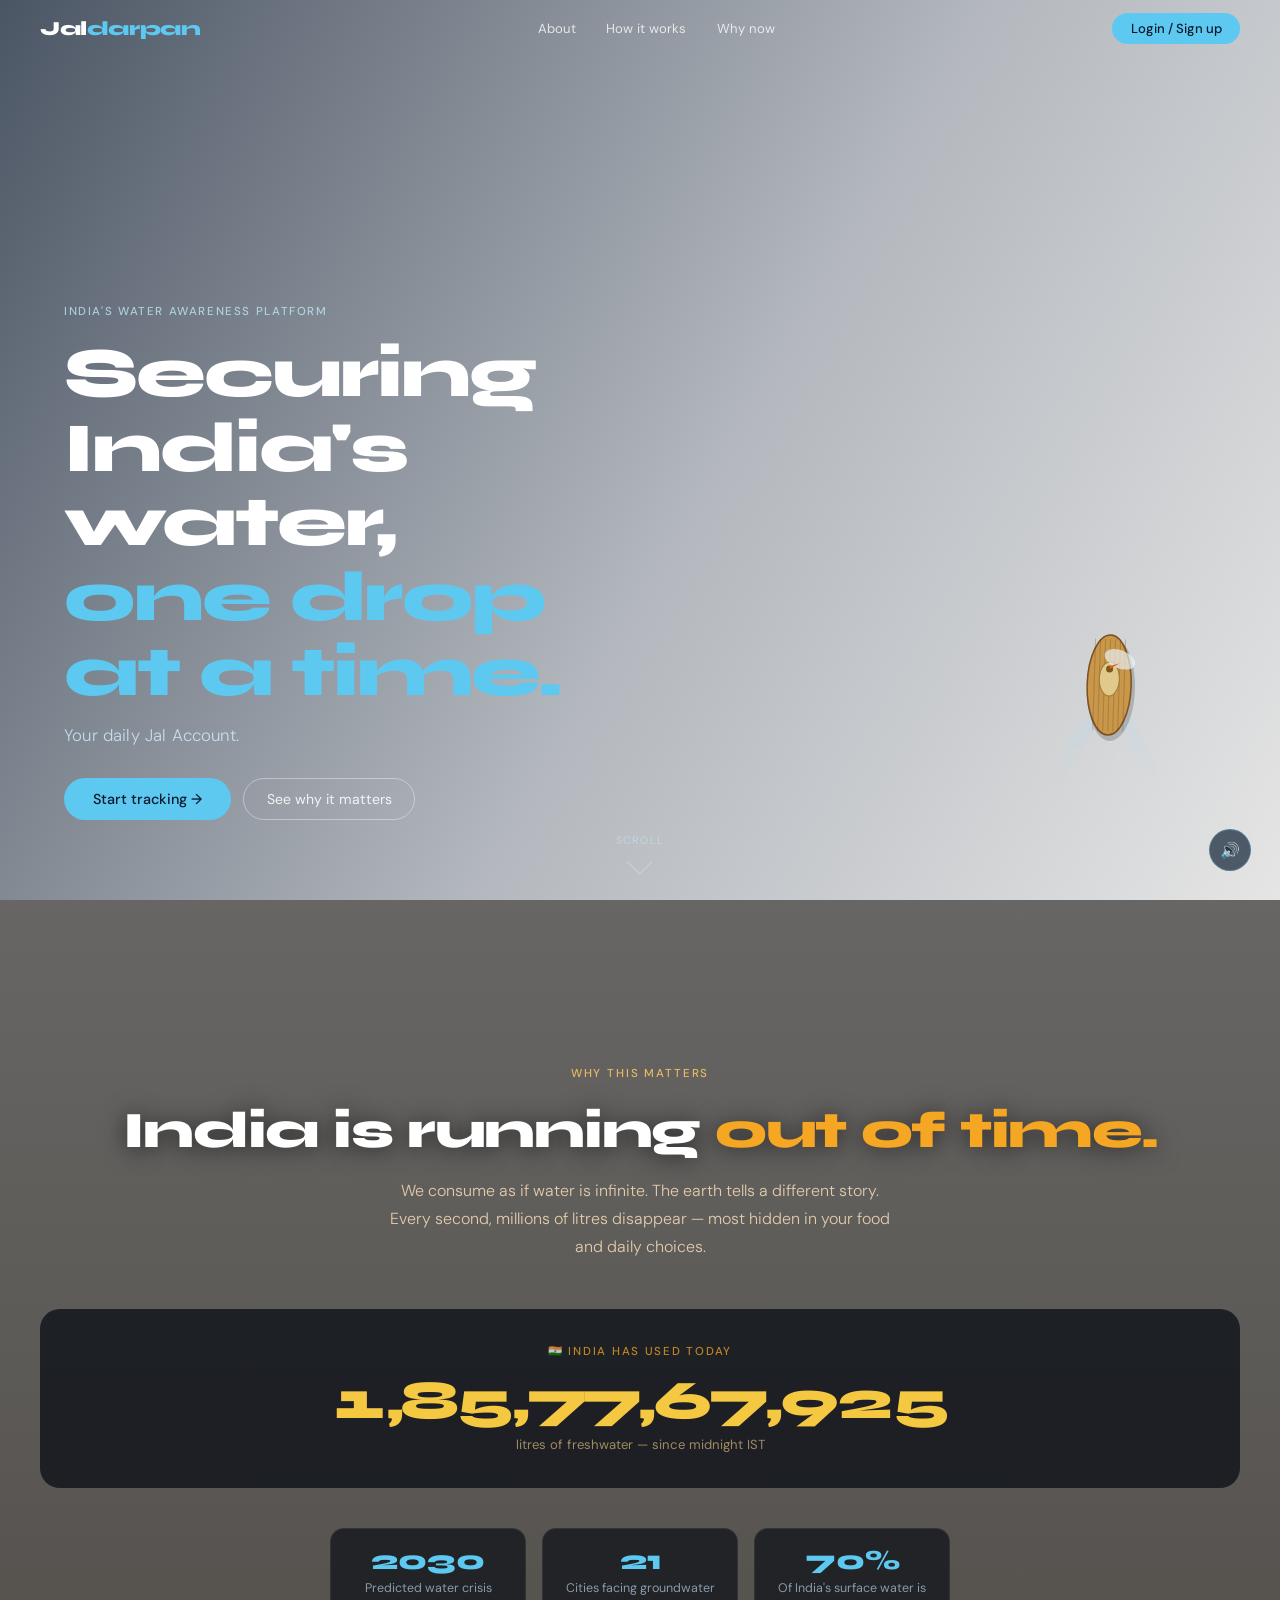
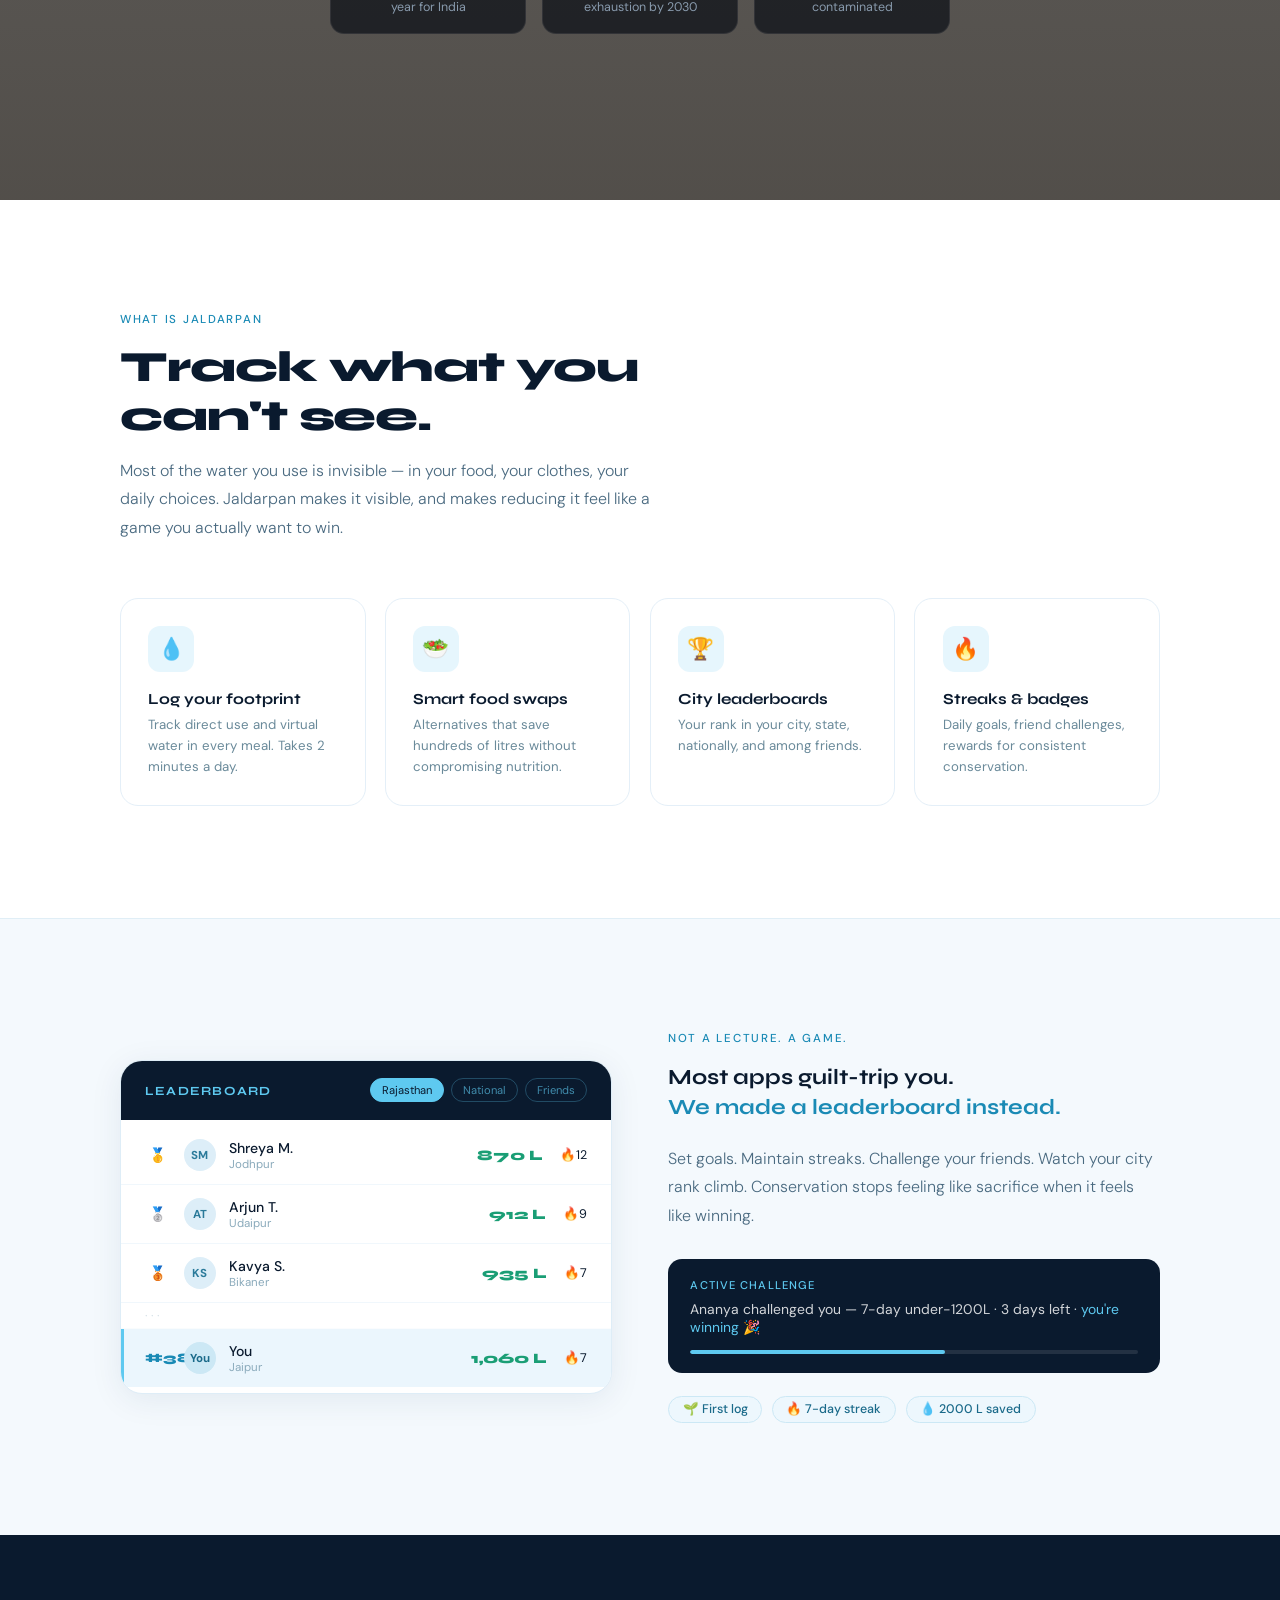
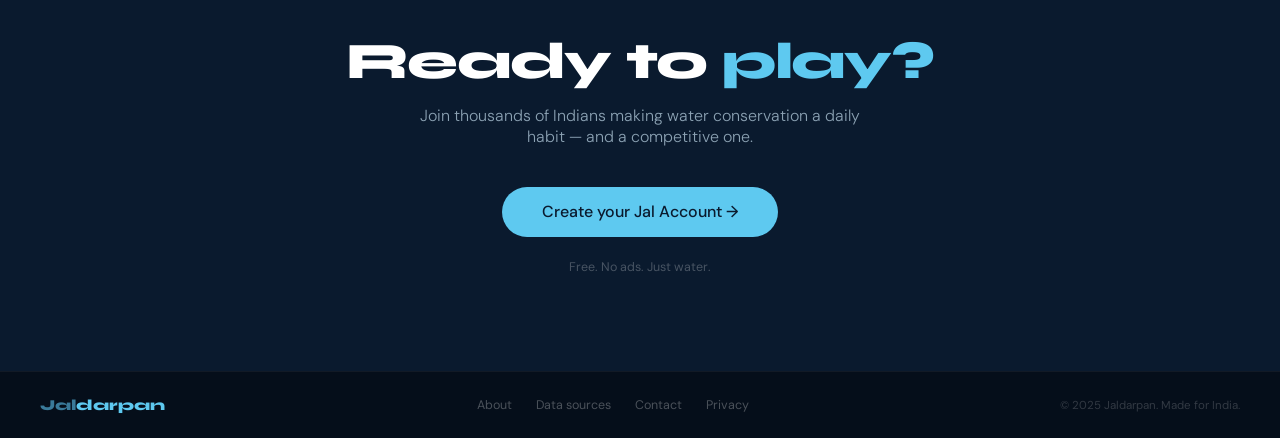
<file: index.html>
<!DOCTYPE html>
<html lang="en">
<head>
<meta charset="UTF-8"/>
<meta name="viewport" content="width=device-width, initial-scale=1.0"/>
<title>Jaldarpan — Securing India's Water</title>
<link href="https://fonts.googleapis.com/css2?family=Syne:wght@400;700;800&family=DM+Sans:opsz,wght@9..40,300;9..40,400;9..40,500&display=swap" rel="stylesheet"/>
<style>
*,*::before,*::after{box-sizing:border-box;margin:0;padding:0}
html{scroll-behavior:smooth}
body{font-family:'DM Sans',sans-serif;background:#fff;color:#0a1a2e;overflow-x:hidden}

/* HERO */
#hero{
  position:relative;
  height:100vh;
  background-image:url('https://images.unsplash.com/photo-1505118380757-91f5f5632de0?w=1800&auto=format&fit=crop&q=85');
  background-size:cover;
  background-position:center;
  display:flex;
  align-items:flex-end;
  overflow:hidden;
}
.hero-overlay{
  position:absolute;inset:0;
  background:linear-gradient(120deg,rgba(5,20,40,0.72) 0%,rgba(5,20,40,0.3) 55%,rgba(0,0,0,0.1) 100%);
  z-index:1;
}

/* NAVBAR */
nav{
  position:fixed;top:0;left:0;right:0;z-index:100;
  padding:0 2.5rem;height:58px;
  display:flex;align-items:center;justify-content:space-between;
  transition:background 0.4s,border-color 0.4s;
  border-bottom:1px solid transparent;
}
nav.scrolled{
  background:rgba(255,255,255,0.93);
  backdrop-filter:blur(14px);
  border-color:rgba(0,0,0,0.07);
}
.nav-logo{
  font-family:'Syne',sans-serif;font-size:1.25rem;font-weight:800;
  color:#fff;letter-spacing:-0.02em;transition:color 0.4s;
  text-decoration:none;
}
.nav-logo span{color:#5ec9f0}
nav.scrolled .nav-logo{color:#0a1a2e}
nav.scrolled .nav-logo span{color:#1a8ab5}
.nav-links{display:flex;gap:0.2rem}
.nav-links a{
  text-decoration:none;font-size:0.82rem;font-weight:400;
  color:rgba(255,255,255,0.78);padding:0.4rem 0.85rem;border-radius:6px;
  transition:color 0.25s,background 0.2s;
}
.nav-links a:hover{color:#fff;background:rgba(255,255,255,0.12)}
nav.scrolled .nav-links a{color:#4a6a80}
nav.scrolled .nav-links a:hover{color:#0a1a2e;background:rgba(0,0,0,0.05)}
.nav-cta{
  font-family:'DM Sans',sans-serif;font-size:0.82rem;font-weight:500;
  padding:0.45rem 1.15rem;border-radius:100px;border:none;cursor:pointer;
  background:#5ec9f0;color:#0a1a2e;
  transition:background 0.2s,transform 0.15s;
}
.nav-cta:hover{background:#3ab8e8;transform:translateY(-1px)}

/* HERO CONTENT */
.hero-inner{
  position:relative;z-index:2;
  width:100%;
  display:flex;
  align-items:flex-end;
  justify-content:space-between;
  padding:0 4rem 5rem;
}
.hero-text{max-width:520px}
.hero-eyebrow{
  font-size:0.72rem;font-weight:500;letter-spacing:0.14em;text-transform:uppercase;
  color:rgba(200,240,255,0.72);margin-bottom:1.1rem;
}
.hero-h1{
  font-family:'Syne',sans-serif;
  font-size:clamp(2.6rem,5.5vw,4.4rem);
  font-weight:800;line-height:1.06;letter-spacing:-0.03em;
  color:#fff;margin-bottom:0.9rem;
}
.hero-h1 em{color:#5ec9f0;font-style:normal}
.hero-sub{
  font-size:1.05rem;font-weight:300;
  color:rgba(210,238,255,0.82);margin-bottom:2rem;
  letter-spacing:0.01em;
}
.hero-cta{display:flex;gap:0.8rem;align-items:center;flex-wrap:wrap}
.btn-main{
  font-family:'DM Sans',sans-serif;font-size:0.9rem;font-weight:500;
  padding:0.75rem 1.8rem;border-radius:100px;border:none;cursor:pointer;
  background:#5ec9f0;color:#0a1a2e;
  transition:transform 0.15s,background 0.2s;
}
.btn-main:hover{background:#3ab8e8;transform:translateY(-2px)}
.btn-ghost-white{
  font-family:'DM Sans',sans-serif;font-size:0.88rem;font-weight:400;
  padding:0.7rem 1.4rem;border-radius:100px;cursor:pointer;
  background:transparent;border:1.5px solid rgba(255,255,255,0.38);color:rgba(255,255,255,0.88);
  transition:border-color 0.2s,background 0.2s;
}
.btn-ghost-white:hover{border-color:rgba(255,255,255,0.75);background:rgba(255,255,255,0.08)}

/* BOAT — right side of hero */


/* scroll hint */
.scroll-hint{
  position:absolute;bottom:1.8rem;left:50%;transform:translateX(-50%);
  display:flex;flex-direction:column;align-items:center;gap:0.4rem;
  color:rgba(200,235,255,0.5);font-size:0.68rem;letter-spacing:0.12em;text-transform:uppercase;
  z-index:3;pointer-events:none;
  animation:bob 2.2s ease-in-out infinite;
}
@keyframes bob{0%,100%{transform:translateX(-50%) translateY(0)}50%{transform:translateX(-50%) translateY(6px)}}
.scroll-arrow{width:18px;height:18px;border-right:1.5px solid currentColor;border-bottom:1.5px solid currentColor;transform:rotate(45deg)}

/* SOUND BUTTON */
#sound-btn{
  position:fixed;bottom:1.8rem;right:1.8rem;z-index:200;
  width:42px;height:42px;border-radius:50%;
  background:rgba(10,26,46,0.68);backdrop-filter:blur(10px);
  border:1px solid rgba(94,201,240,0.3);color:#5ec9f0;
  font-size:1rem;cursor:pointer;display:flex;align-items:center;justify-content:center;
  transition:background 0.2s,transform 0.15s;
}
#sound-btn:hover{background:rgba(10,26,46,0.9);transform:scale(1.05)}

/* SECTIONS */
.sections-wrap{position:relative;z-index:10}

/* SCARCITY */
#section-scarcity{
  position:relative;min-height:100vh;overflow:hidden;
  background-image:url('https://www.shutterstock.com/image-photo/texture-dried-earth-clay-sand-600nw-2006457683.jpg');
  background-size:cover;
  background-position:center;
  background-attachment:fixed;
}
.scarcity-overlay{
  position:absolute;inset:0;
  background:linear-gradient(180deg,rgba(10,8,5,0.62) 0%,rgba(15,10,4,0.72) 100%);
  z-index:1;
}
.scarcity-content{
  position:relative;z-index:2;
  min-height:100vh;
  display:flex;flex-direction:column;align-items:center;justify-content:center;
  padding:6rem 2rem;text-align:center;
}
.scarcity-label{
  font-size:0.72rem;font-weight:500;letter-spacing:0.16em;text-transform:uppercase;
  color:rgba(255,200,100,0.85);margin-bottom:1.2rem;
}
.scarcity-h2{
  font-family:'Syne',sans-serif;font-size:clamp(2rem,4.5vw,3.2rem);
  font-weight:800;letter-spacing:-0.025em;color:#fff;margin-bottom:1rem;
  text-shadow:0 2px 24px rgba(0,0,0,0.6);
}
.scarcity-h2 em{color:#f5a623;font-style:normal}
.scarcity-sub{
  font-size:1rem;font-weight:300;color:rgba(255,228,190,0.82);
  max-width:500px;margin:0 auto 3rem;line-height:1.75;
}
.counter-box{
  background:rgba(8,12,20,0.75);
  backdrop-filter:transparent(60px);
  
  border-radius:20px;padding:2.2rem 3rem;
  margin-bottom:2.5rem;max-width:1200px;width:100%;
}
.counter-label{
  font-size:0.72rem;font-weight:500;letter-spacing:0.15em;text-transform:uppercase;
  color:rgba(245,166,35,0.75);margin-bottom:0.9rem;
}
.counter-num{
  font-family:'Syne',sans-serif;
  font-size:clamp(2rem,5.5vw,3.4rem);
  font-weight:800;letter-spacing:-0.02em;
  color:#f5c842;line-height:1;margin-bottom:0.5rem;
  font-variant-numeric:tabular-nums;
}
.counter-sub{font-size:0.82rem;color:rgba(255,215,140,0.58)}
.stat-chips{
  display:flex;gap:1rem;flex-wrap:wrap;justify-content:center;max-width:620px;
}
.stat-chip{
  background:rgba(8,12,20,0.68);backdrop-filter:transparent(12px);
  border:1px solid rgba(255,255,255,0.08);
  border-radius:14px;padding:1.1rem 1.4rem;flex:1;min-width:160px;text-align:center;
}
.stat-chip .num{
  font-family:'Syne',sans-serif;font-size:1.7rem;font-weight:800;
  color:#5ec9f0;line-height:1;margin-bottom:0.35rem;
}
.stat-chip .lbl{font-size:0.78rem;color:rgba(200,228,255,0.62);line-height:1.45}

/* ABOUT */
#section-about{background:#fff;padding:7rem 2rem}
.section-inner{max-width:1040px;margin:0 auto}
.section-eyebrow{
  font-size:0.72rem;font-weight:500;letter-spacing:0.15em;text-transform:uppercase;
  color:#1a8ab5;margin-bottom:1rem;
}
.section-h2{
  font-family:'Syne',sans-serif;font-size:clamp(1.7rem,3.5vw,2.7rem);
  font-weight:800;letter-spacing:-0.025em;color:#0a1a2e;
  margin-bottom:1rem;line-height:1.13;
}
.section-p{
  font-size:1rem;font-weight:300;color:#4a6a80;
  max-width:540px;line-height:1.78;margin-bottom:3.5rem;
}
.features-grid{
  display:grid;grid-template-columns:repeat(auto-fit,minmax(220px,1fr));gap:1.2rem;
}
.feature-card{
  border:1px solid #e4eff8;border-radius:18px;padding:1.7rem;background:#fff;
  transition:border-color 0.22s,transform 0.22s,box-shadow 0.22s;
}
.feature-card:hover{
  border-color:#5ec9f0;transform:translateY(-4px);
  box-shadow:0 10px 32px rgba(20,110,180,0.1);
}
.feature-icon{
  width:46px;height:46px;border-radius:12px;
  background:#e6f6fd;display:flex;align-items:center;justify-content:center;
  font-size:1.35rem;margin-bottom:1.1rem;
}
.feature-card h3{
  font-family:'Syne',sans-serif;font-size:0.96rem;font-weight:700;
  color:#0a1a2e;margin-bottom:0.45rem;
}
.feature-card p{font-size:0.83rem;color:#6a8a9a;line-height:1.58}

/* GAME */
#section-game{background:#f4f9fd;padding:7rem 2rem;border-top:1px solid #e0eef6}
.game-layout{
  display:grid;grid-template-columns:1fr 1fr;gap:3.5rem;align-items:center;
}
@media(max-width:700px){.game-layout{grid-template-columns:1fr}}
.lb-card{
  background:#fff;border:1px solid #deedf7;border-radius:22px;
  overflow:hidden;box-shadow:0 6px 32px rgba(10,50,90,0.08);
}
.lb-header{
  background:#0a1a2e;padding:1.1rem 1.5rem;
  display:flex;align-items:center;justify-content:space-between;
}
.lb-header-title{
  font-family:'Syne',sans-serif;font-size:0.78rem;font-weight:700;
  color:#5ec9f0;letter-spacing:0.1em;text-transform:uppercase;
}
.lb-tab-pills{display:flex;gap:0.4rem}
.lb-pill{
  font-size:0.7rem;padding:0.25rem 0.7rem;border-radius:100px;cursor:pointer;
  border:1px solid rgba(94,201,240,0.28);color:rgba(94,201,240,0.65);background:transparent;
  transition:all 0.15s;font-family:'DM Sans',sans-serif;
}
.lb-pill.active{background:#5ec9f0;color:#0a1a2e;border-color:#5ec9f0}
.lb-rows{padding:0.4rem 0}
.lb-row{
  display:flex;align-items:center;gap:0.8rem;
  padding:0.78rem 1.5rem;border-bottom:1px solid #f0f7fc;
  transition:background 0.12s;
}
.lb-row:last-child{border-bottom:none}
.lb-row:hover{background:#f7fbfd}
.lb-row.me{background:#ebf6fd;border-left:3px solid #5ec9f0;padding-left:calc(1.5rem - 3px)}
.lb-rank{
  font-family:'Syne',sans-serif;font-weight:800;font-size:0.88rem;
  width:26px;text-align:center;color:#9ab8cc;flex-shrink:0;
}
.lb-avatar{
  width:32px;height:32px;border-radius:50%;
  background:#ddeef8;display:flex;align-items:center;justify-content:center;
  font-size:0.72rem;font-weight:700;color:#2a7a9a;flex-shrink:0;
}
.lb-info{flex:1}
.lb-name{font-size:0.88rem;font-weight:500;color:#0a1a2e}
.lb-city{font-size:0.72rem;color:#8aaabb}
.lb-score{font-family:'Syne',sans-serif;font-weight:800;font-size:0.9rem;color:#1a9e75}
.lb-streak{font-size:0.78rem;margin-left:0.25rem}
.game-tagline{
  font-family:'Syne',sans-serif;font-size:clamp(1.05rem,2.2vw,1.35rem);
  font-weight:700;color:#0a1a2e;line-height:1.4;margin-bottom:1.4rem;
}
.game-tagline em{color:#1a8ab5;font-style:normal}
.challenge-card{
  background:#0a1a2e;border-radius:14px;padding:1.2rem 1.4rem;margin-bottom:1.4rem;
}
.challenge-label{
  font-size:0.7rem;font-weight:500;letter-spacing:0.1em;text-transform:uppercase;
  color:#5ec9f0;margin-bottom:0.5rem;
}
.challenge-text{font-size:0.87rem;color:rgba(255,255,255,0.82);margin-bottom:0.85rem}
.challenge-bar{background:rgba(255,255,255,0.1);border-radius:100px;height:4px;overflow:hidden}
.challenge-fill{height:100%;background:#5ec9f0;border-radius:100px;width:57%}
.badge-row{display:flex;gap:0.6rem;flex-wrap:wrap}
.badge{
  display:flex;align-items:center;gap:0.4rem;
  background:#edf7fd;border:1px solid #cce8f5;border-radius:100px;
  padding:0.3rem 0.85rem;font-size:0.78rem;color:#1a6a8a;font-weight:500;
}

/* CTA */
#section-cta{background:#0a1a2e;padding:6rem 2rem;text-align:center}
.cta-h2{
  font-family:'Syne',sans-serif;font-size:clamp(2rem,4.5vw,3.2rem);
  font-weight:800;letter-spacing:-0.025em;color:#fff;margin-bottom:0.8rem;
}
.cta-h2 em{color:#5ec9f0;font-style:normal}
.cta-sub{
  font-size:1rem;font-weight:300;color:rgba(200,225,242,0.68);
  max-width:460px;margin:0 auto 2.5rem;
}
.cta-btn{
  font-family:'DM Sans',sans-serif;font-size:1rem;font-weight:500;
  padding:0.9rem 2.5rem;border-radius:100px;border:none;cursor:pointer;
  background:#5ec9f0;color:#0a1a2e;
  transition:transform 0.15s,background 0.2s;display:inline-block;
}
.cta-btn:hover{background:#3ab8e8;transform:translateY(-2px)}
.cta-note{margin-top:1.4rem;font-size:0.78rem;color:rgba(255,255,255,0.25)}

footer{
  background:#050e1a;padding:1.5rem 2.5rem;
  display:flex;align-items:center;justify-content:space-between;flex-wrap:wrap;gap:1rem;
  border-top:1px solid rgba(255,255,255,0.05);
}
.footer-logo{font-family:'Syne',sans-serif;font-size:0.95rem;font-weight:800;color:#3a7a9a}
.footer-logo span{color:#5ec9f0}
.footer-links{display:flex;gap:1.5rem}
.footer-links a{text-decoration:none;font-size:0.78rem;color:rgba(255,255,255,0.28);transition:color 0.2s}
.footer-links a:hover{color:rgba(255,255,255,0.68)}
.footer-copy{font-size:0.72rem;color:rgba(255,255,255,0.18)}

/* reveal animation */
.reveal{opacity:0;transform:translateY(28px);transition:opacity 0.6s ease,transform 0.6s ease}
.reveal.visible{opacity:1;transform:translateY(0)}

@media(max-width:640px){
  .hero-inner{padding:0 1.5rem 4rem;flex-direction:column;align-items:flex-start}
  .hero-boat{display:none}
  .counter-box{padding:1.5rem 1.2rem}
  nav{padding:0 1.2rem}
}
</style>
</head>
<body>

<!-- NAVBAR -->
<nav id="navbar">
  <a class="nav-logo" href="#">Jal<span>darpan</span></a>
  <div class="nav-links">
    <a href="#section-about">About</a>
    <a href="#section-game">How it works</a>
    <a href="#section-scarcity">Why now</a>
  </div>
  <button class="nav-cta" onclick="window.location.href='auth.html'">Login / Sign up</button>
</nav>

<!-- SOUND BUTTON -->
<button id="sound-btn" title="Toggle ocean sounds">🔇</button>

<!-- HERO -->
<section id="hero">
  <div class="hero-overlay"></div>
  <div class="hero-inner">
    <div class="hero-text">
      <div class="hero-eyebrow">India's water awareness platform</div>
      <h1 class="hero-h1">Securing India's water,<br><em>one drop at a time.</em></h1>
      <p class="hero-sub">Your daily Jal Account.</p>
      <div class="hero-cta">
        <button class="btn-main" onclick="window.location.href='auth.html'">Start tracking →</button>
        <button class="btn-ghost-white" onclick="document.getElementById('section-scarcity').scrollIntoView({behavior:'smooth'})">See why it matters</button>
      </div>
    </div>
    <!-- BOAT — right side, canvas drawn top-down -->
    <div class="hero-boat" id="hero-boat">
      <canvas id="boat-canvas" width="220" height="280"></canvas>
    </div>
  </div>
  <div class="scroll-hint">
    <span>scroll</span>
    <div class="scroll-arrow"></div>
  </div>
</section>

<!-- SCARCITY SECTION -->
<section id="section-scarcity">
  <div class="scarcity-overlay"></div>
  <div class="scarcity-content">
    <div class="scarcity-label reveal">Why this matters</div>
    <h2 class="scarcity-h2 reveal">India is running <em>out of time.</em></h2>
    <p class="scarcity-sub reveal">We consume as if water is infinite. The earth tells a different story. Every second, millions of litres disappear — most hidden in your food and daily choices.</p>
    <div class="counter-box reveal">
      <div class="counter-label">🇮🇳 India has used today</div>
      <div class="counter-num" id="live-counter">0</div>
      <div class="counter-sub">litres of freshwater — since midnight IST</div>
    </div>
    <div class="stat-chips">
      <div class="stat-chip reveal">
        <div class="num">2030</div>
        <div class="lbl">Predicted water crisis year for India</div>
      </div>
      <div class="stat-chip reveal">
        <div class="num">21</div>
        <div class="lbl">Cities facing groundwater exhaustion by 2030</div>
      </div>
      <div class="stat-chip reveal">
        <div class="num">70%</div>
        <div class="lbl">Of India's surface water is contaminated</div>
      </div>
    </div>
  </div>
</section>

<!-- ABOUT -->
<section id="section-about">
  <div class="section-inner">
    <div class="section-eyebrow reveal">What is Jaldarpan</div>
    <h2 class="section-h2 reveal">Track what you<br>can't see.</h2>
    <p class="section-p reveal">Most of the water you use is invisible — in your food, your clothes, your daily choices. Jaldarpan makes it visible, and makes reducing it feel like a game you actually want to win.</p>
    <div class="features-grid">
      <div class="feature-card reveal">
        <div class="feature-icon">💧</div>
        <h3>Log your footprint</h3>
        <p>Track direct use and virtual water in every meal. Takes 2 minutes a day.</p>
      </div>
      <div class="feature-card reveal">
        <div class="feature-icon">🥗</div>
        <h3>Smart food swaps</h3>
        <p>Alternatives that save hundreds of litres without compromising nutrition.</p>
      </div>
      <div class="feature-card reveal">
        <div class="feature-icon">🏆</div>
        <h3>City leaderboards</h3>
        <p>Your rank in your city, state, nationally, and among friends.</p>
      </div>
      <div class="feature-card reveal">
        <div class="feature-icon">🔥</div>
        <h3>Streaks & badges</h3>
        <p>Daily goals, friend challenges, rewards for consistent conservation.</p>
      </div>
    </div>
  </div>
</section>

<!-- GAME -->
<section id="section-game">
  <div class="section-inner">
    <div class="game-layout">
      <div class="lb-card reveal">
        <div class="lb-header">
          <div class="lb-header-title">Leaderboard</div>
          <div class="lb-tab-pills">
            <button class="lb-pill active">Rajasthan</button>
            <button class="lb-pill">National</button>
            <button class="lb-pill">Friends</button>
          </div>
        </div>
        <div class="lb-rows">
          <div class="lb-row">
            <div class="lb-rank">🥇</div>
            <div class="lb-avatar">SM</div>
            <div class="lb-info"><div class="lb-name">Shreya M.</div><div class="lb-city">Jodhpur</div></div>
            <div class="lb-score">870 L</div><div class="lb-streak">🔥12</div>
          </div>
          <div class="lb-row">
            <div class="lb-rank">🥈</div>
            <div class="lb-avatar">AT</div>
            <div class="lb-info"><div class="lb-name">Arjun T.</div><div class="lb-city">Udaipur</div></div>
            <div class="lb-score">912 L</div><div class="lb-streak">🔥9</div>
          </div>
          <div class="lb-row">
            <div class="lb-rank">🥉</div>
            <div class="lb-avatar">KS</div>
            <div class="lb-info"><div class="lb-name">Kavya S.</div><div class="lb-city">Bikaner</div></div>
            <div class="lb-score">935 L</div><div class="lb-streak">🔥7</div>
          </div>
          <div class="lb-row" style="opacity:0.35;padding:0.25rem 1.5rem">
            <span style="font-size:0.8rem;color:#8aaabb">· · ·</span>
          </div>
          <div class="lb-row me">
            <div class="lb-rank" style="color:#1a8ab5;font-size:0.8rem">#38</div>
            <div class="lb-avatar" style="background:#cce8f5;color:#1a6a8a">You</div>
            <div class="lb-info"><div class="lb-name">You</div><div class="lb-city">Jaipur</div></div>
            <div class="lb-score">1,060 L</div><div class="lb-streak">🔥7</div>
          </div>
        </div>
      </div>
      <div class="game-text reveal">
        <div class="section-eyebrow">Not a lecture. A game.</div>
        <p class="game-tagline">Most apps guilt-trip you.<br><em>We made a leaderboard instead.</em></p>
        <p class="section-p" style="margin-bottom:1.8rem">Set goals. Maintain streaks. Challenge your friends. Watch your city rank climb. Conservation stops feeling like sacrifice when it feels like winning.</p>
        <div class="challenge-card">
          <div class="challenge-label">Active challenge</div>
          <div class="challenge-text">Ananya challenged you — 7-day under-1200L · 3 days left · <span style="color:#5ec9f0">you're winning 🎉</span></div>
          <div class="challenge-bar"><div class="challenge-fill"></div></div>
        </div>
        <div class="badge-row">
          <div class="badge">🌱 First log</div>
          <div class="badge">🔥 7-day streak</div>
          <div class="badge">💧 2000 L saved</div>
        </div>
      </div>
    </div>
  </div>
</section>

<!-- CTA -->
<section id="section-cta">
  <h2 class="cta-h2">Ready to <em>play?</em></h2>
  <p class="cta-sub">Join thousands of Indians making water conservation a daily habit — and a competitive one.</p>
  <button class="cta-btn" onclick="window.location.href='auth.html'">Create your Jal Account →</button>
  <p class="cta-note">Free. No ads. Just water.</p>
</section>

<footer>
  <div class="footer-logo">Jal<span>darpan</span></div>
  <div class="footer-links">
    <a href="#">About</a><a href="#">Data sources</a><a href="#">Contact</a><a href="#">Privacy</a>
  </div>
  <div class="footer-copy">© 2025 Jaldarpan. Made for India.</div>
</footer>

<!-- SIGNUP MODAL -->


<script>
/* ── MODAL ── */


/* ── NAVBAR ── */
window.addEventListener('scroll',function(){
  document.getElementById('navbar').classList.toggle('scrolled', window.scrollY > window.innerHeight*0.82);
},{passive:true});

/* ── LEADERBOARD PILLS ── */
document.querySelectorAll('.lb-pill').forEach(p=>{
  p.addEventListener('click',function(){
    document.querySelectorAll('.lb-pill').forEach(x=>x.classList.remove('active'));
    this.classList.add('active');
  });
});

/* ── REVEAL ON SCROLL ── */
const revealObserver = new IntersectionObserver(entries=>{
  entries.forEach(e=>{if(e.isIntersecting)e.target.classList.add('visible')});
},{threshold:0.12});
document.querySelectorAll('.reveal').forEach(el=>revealObserver.observe(el));

/* ── BOAT CANVAS (top-down, right side of hero) ── */
(function(){
  const canvas = document.getElementById('boat-canvas');
  if(!canvas) return;
  const ctx = canvas.getContext('2d');
  let t = 0;

  function draw(ts){
    t = ts * 0.001;
    const W = canvas.width, H = canvas.height;
    ctx.clearRect(0,0,W,H);

    const cx = W/2, cy = H/2 + 10;
    const rock = Math.sin(t*0.7)*1.8;
    const drift = Math.sin(t*0.45)*4;

    ctx.save();
    ctx.translate(cx+drift, cy);
    ctx.rotate(rock * Math.PI/180);

    // Wake trail
    const wakeG = ctx.createLinearGradient(0,0,0,100);
    wakeG.addColorStop(0,'rgba(160,230,255,0.22)');
    wakeG.addColorStop(1,'rgba(160,230,255,0)');
    ctx.fillStyle = wakeG;
    ctx.beginPath();ctx.moveTo(-5,12);ctx.quadraticCurveTo(-42,50,-58,110);ctx.quadraticCurveTo(-22,80,-5,12);ctx.fill();
    ctx.beginPath();ctx.moveTo(5,12);ctx.quadraticCurveTo(42,50,58,110);ctx.quadraticCurveTo(22,80,5,12);ctx.fill();

    // Foam dots
    for(let i=0;i<7;i++){
      const fy=18+i*13, fx=Math.sin(t*1.8+i)*((i+1)*2.5);
      ctx.beginPath();ctx.arc(fx,fy,1.8-i*0.15,0,Math.PI*2);
      ctx.fillStyle=`rgba(210,245,255,${0.45-i*0.05})`;ctx.fill();
    }

    // Hull shadow
    ctx.beginPath();ctx.ellipse(2,4,24,52,0,0,Math.PI*2);
    ctx.fillStyle='rgba(0,0,0,0.18)';ctx.fill();

    // Hull
    ctx.beginPath();ctx.ellipse(0,0,22,50,0,0,Math.PI*2);
    ctx.fillStyle='#c8974a';ctx.fill();
    ctx.strokeStyle='#7a5020';ctx.lineWidth=1.5;ctx.stroke();

    // Wood planks
    ctx.strokeStyle='rgba(80,40,10,0.25)';ctx.lineWidth=0.9;
    for(let p=-3;p<=3;p++){ctx.beginPath();ctx.moveTo(p*5,-46);ctx.lineTo(p*5,46);ctx.stroke();}

    // Cabin
    ctx.beginPath();ctx.ellipse(0,-6,10,17,0,0,Math.PI*2);
    ctx.fillStyle='#e0c98a';ctx.fill();ctx.strokeStyle='#a07830';ctx.lineWidth=1;ctx.stroke();

    // Mast base
    ctx.beginPath();ctx.arc(0,-16,3.5,0,Math.PI*2);
    ctx.fillStyle='#7a5818';ctx.fill();

    // Sail (top-down shadow shape)
    ctx.beginPath();ctx.ellipse(10,-26,16,9,0.35,0,Math.PI*2);
    ctx.fillStyle='rgba(235,248,255,0.65)';ctx.fill();

    // Flag
    ctx.fillStyle='#e85d2a';
    ctx.beginPath();ctx.moveTo(0,-16);ctx.lineTo(10,-22);ctx.lineTo(0,-19);ctx.fill();

    ctx.restore();
    requestAnimationFrame(draw);
  }
  requestAnimationFrame(draw);

  // Sail in on scroll
  let triggered = false;
  window.addEventListener('scroll',function(){
    if(!triggered && window.scrollY > 10){
      triggered = true;
      document.getElementById('hero-boat').classList.add('visible');
    }
  },{passive:true});
})();

/* ── LIVE WATER COUNTER ── */
(function(){
  const el = document.getElementById('live-counter');
  if(!el) return;
  // India freshwater withdrawal ~761 km³/year = ~24,100 L/second
  const litresPerSec = 24100;
  function tick(){
    const now = new Date();
    const mdn = new Date(now); mdn.setHours(0,0,0,0);
    const secs = (now - mdn)/1000;
    el.textContent = Math.round(secs * litresPerSec).toLocaleString('en-IN');
  }
  tick();
  setInterval(tick,1000);
})();

/* ── OCEAN AUDIO ── */
(function(){
    const btn = document.getElementById('sound-btn');
  const audio = new Audio('assets/ocean.mp3');
  // Royalty-free looping ocean ambience from Pixabay CDN
  // const audio = new Audio('https://cdn.pixabay.com/audio/2022/03/10/audio_270f9b1e55.mp3');
  audio.loop = true;
  audio.volume = 0;
  let playing = false;

  function fadeIn(){
    audio.play().catch(()=>{});
    let v = audio.volume;
    const id = setInterval(()=>{
      v = Math.min(0.55, v+0.02);
      audio.volume = v;
      if(v >= 0.55) clearInterval(id);
    },80);
    playing = true; btn.textContent = '🔊';
  }
  function fadeOut(){
    let v = audio.volume;
    const id = setInterval(()=>{
      v = Math.max(0, v-0.03);
      audio.volume = v;
      if(v <= 0){ clearInterval(id); audio.pause(); }
    },60);
    playing = false; btn.textContent = '🔇';
  }

  btn.addEventListener('click',()=>playing?fadeOut():fadeIn());

  // Auto-start on first scroll
  window.addEventListener('scroll',function(){ fadeIn(); },{passive:true,once:true});
})();
</script>
</body>
</html>
</file>
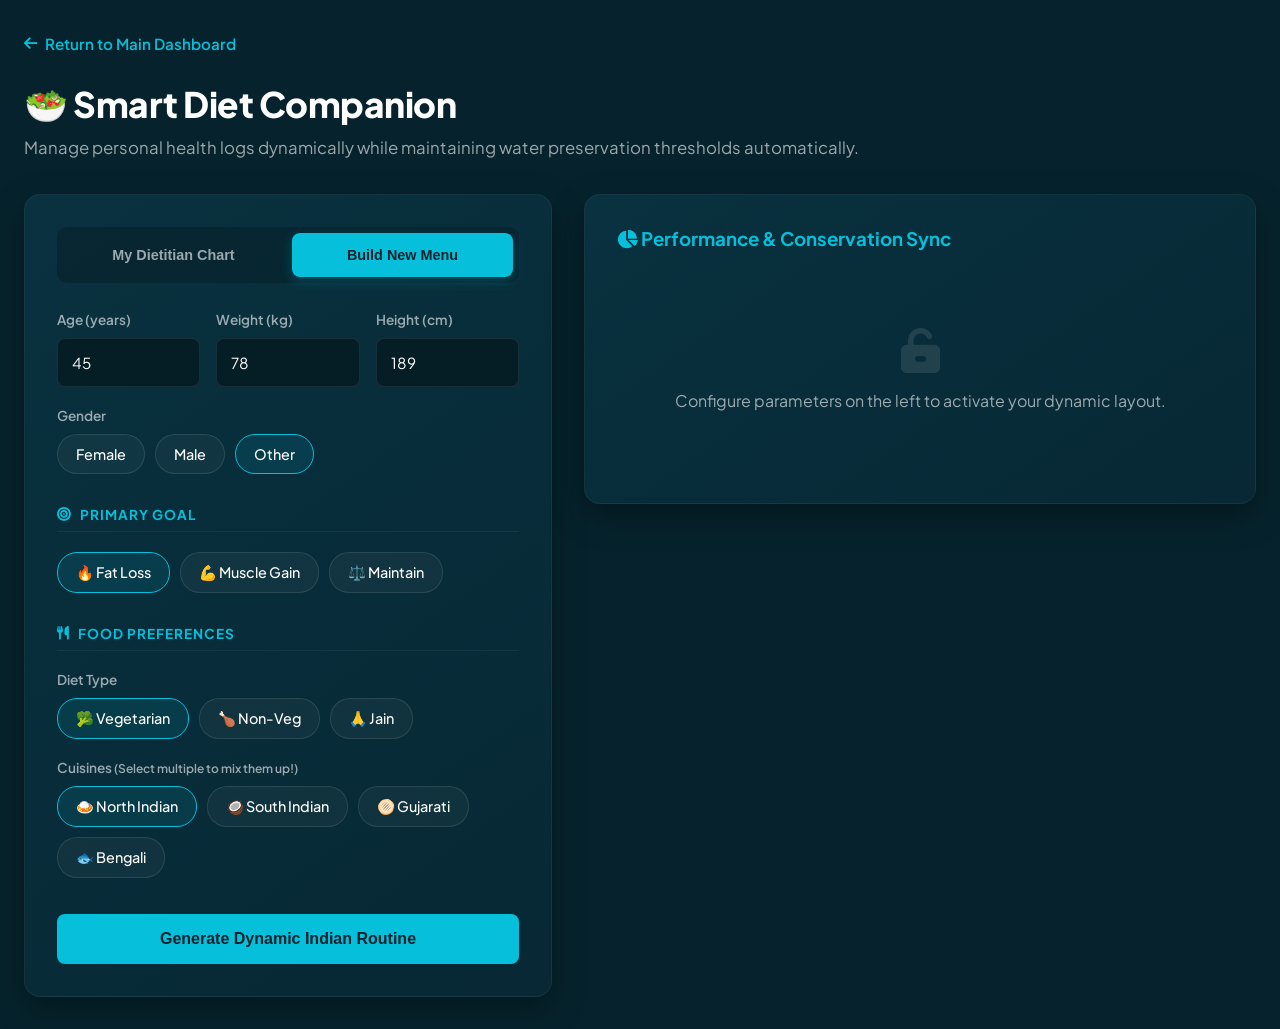
<file: diet.html>
<!DOCTYPE html>
<html lang="en">
<head>
    <meta charset="UTF-8">
    <meta name="viewport" content="width=device-width, initial-scale=1.0">
    <title>JalDarpan - Premium Diet Hub</title>
    <link rel="stylesheet" href="https://cdnjs.cloudflare.com/ajax/libs/font-awesome/6.4.0/css/all.min.css">
    <link href="https://fonts.googleapis.com/css2?family=Plus+Jakarta+Sans:wght@400;500;600;700;800&display=swap" rel="stylesheet">
    <style>
        :root {
            --bg-dark: #06232d;               
            --panel-bg: linear-gradient(145deg, #09313f, #072834);              
            --panel-inner: rgba(0, 0, 0, 0.2);
            --primary-cyan: #05BFDB;          
            --accent-green: #2ed573;          
            --text-main: #ffffff;             
            --text-muted: rgba(255, 255, 255, 0.6);
            --border-glow: rgba(5, 191, 219, 0.25);
            --input-bg: #051d25;
            --card-accent: rgba(255, 255, 255, 0.03);
        }

        body {
            font-family: 'Plus Jakarta Sans', sans-serif;
            background-color: var(--bg-dark);
            color: var(--text-main);
            margin: 0;
            padding: 32px 24px;
            -webkit-font-smoothing: antialiased;
        }

        .diet-container {
            max-width: 1300px;
            margin: 0 auto;
        }

        .back-link {
            color: var(--primary-cyan);
            text-decoration: none;
            display: inline-flex;
            align-items: center;
            gap: 8px;
            font-weight: 600;
            margin-bottom: 28px;
            font-size: 0.95rem;
            transition: all 0.2s ease;
        }

        .back-link:hover {
            color: #fff;
            transform: translateX(-4px);
        }

        .hero-header {
            margin-bottom: 36px;
        }

        .hero-header h2 {
            font-size: 2.2rem;
            margin: 0 0 10px 0;
            font-weight: 800;
            letter-spacing: -0.5px;
        }

        .diet-grid {
            display: grid;
            grid-template-columns: 1.1fr 1.4fr;
            gap: 32px;
        }

        @media (max-width: 1100px) {
            .diet-grid { grid-template-columns: 1fr; }
        }

        .glass-card {
            background: var(--panel-bg);
            border: 1px solid rgba(255, 255, 255, 0.05);
            border-radius: 16px;
            padding: 32px;
            box-shadow: 0 12px 32px rgba(0, 0, 0, 0.35);
            height: fit-content;
        }

        .choice-tabs {
            display: grid;
            grid-template-columns: 1fr 1fr;
            gap: 8px;
            margin-bottom: 28px;
            background: var(--panel-inner);
            padding: 6px;
            border-radius: 10px;
        }

        .tab-btn {
            background: transparent;
            border: none;
            color: var(--text-muted);
            padding: 14px;
            border-radius: 8px;
            cursor: pointer;
            font-weight: 700;
            font-size: 0.9rem;
            transition: all 0.2s ease;
        }

        .tab-btn.active {
            background: var(--primary-cyan);
            color: var(--bg-dark);
            box-shadow: 0 4px 12px rgba(5, 191, 219, 0.25);
        }

        .section-divider {
            color: var(--primary-cyan);
            font-size: 0.85rem;
            font-weight: 700;
            letter-spacing: 1px;
            text-transform: uppercase;
            margin: 32px 0 20px 0;
            display: flex;
            align-items: center;
            gap: 8px;
            border-bottom: 1px solid rgba(255, 255, 255, 0.05);
            padding-bottom: 8px;
        }

        .form-row-three {
            display: grid;
            grid-template-columns: 1fr 1fr 1fr;
            gap: 16px;
            margin-bottom: 20px;
        }

        .form-row-two {
            display: grid;
            grid-template-columns: 1fr 1fr;
            gap: 16px;
            margin-bottom: 20px;
        }

        @media (max-width: 600px) {
            .form-row-three, .form-row-two { grid-template-columns: 1fr; }
        }

        .form-group label {
            display: block;
            font-size: 0.85rem;
            font-weight: 600;
            color: var(--text-muted);
            margin-bottom: 10px;
        }

        .form-group input, .form-group select, .form-group textarea {
            width: 100%;
            padding: 14px;
            background: var(--input-bg);
            border: 1px solid rgba(255, 255, 255, 0.08);
            border-radius: 8px;
            color: #fff;
            box-sizing: border-box;
            font-family: inherit;
            font-size: 0.95rem;
            transition: all 0.2s ease;
        }

        .form-group input:focus, .form-group select:focus, .form-group textarea:focus {
            outline: none;
            border-color: var(--primary-cyan);
            box-shadow: 0 0 0 3px rgba(5, 191, 219, 0.15);
        }

        .pill-container {
            display: flex;
            flex-wrap: wrap;
            gap: 10px;
            margin-bottom: 20px;
        }

        .pill-box {
            background: rgba(255, 255, 255, 0.04);
            border: 1px solid rgba(255, 255, 255, 0.1);
            color: var(--text-main);
            padding: 10px 18px;
            border-radius: 20px;
            font-size: 0.9rem;
            font-weight: 500;
            cursor: pointer;
            display: inline-flex;
            align-items: center;
            gap: 8px;
            user-select: none;
            transition: all 0.2s ease;
        }

        .pill-box:hover {
            background: rgba(255, 255, 255, 0.08);
            border-color: rgba(255, 255, 255, 0.2);
        }

        .pill-box.selected {
            background: rgba(5, 191, 219, 0.1);
            border-color: var(--primary-cyan);
            color: #fff;
        }

        .btn-primary {
            background: var(--primary-cyan);
            color: var(--bg-dark);
            padding: 16px 20px;
            border: none;
            border-radius: 8px;
            font-weight: 800;
            font-size: 1rem;
            cursor: pointer;
            width: 100%;
            margin-top: 16px;
            transition: all 0.2s ease;
        }

        .btn-primary:hover {
            opacity: 0.95;
            box-shadow: 0 6px 20px rgba(5, 191, 219, 0.3);
        }

        .weekly-scroller {
            max-height: 500px;
            overflow-y: auto;
            padding-right: 8px;
            margin-top: 16px;
        }

        .weekly-scroller::-webkit-scrollbar { width: 6px; }
        .weekly-scroller::-webkit-scrollbar-thumb { background: rgba(255,255,255,0.1); border-radius: 4px; }

        .day-card {
            background: var(--panel-inner);
            border: 1px solid rgba(255,255,255,0.04);
            border-radius: 10px;
            padding: 16px;
            margin-bottom: 16px;
        }

        .day-title {
            color: var(--primary-cyan);
            font-weight: 700;
            font-size: 1rem;
            margin: 0 0 12px 0;
            border-bottom: 1px solid rgba(5, 191, 219, 0.1);
            padding-bottom: 4px;
        }

        .meal-item { margin-bottom: 8px; font-size: 0.9rem; line-height: 1.4; }
        .meal-item strong { color: #fff; }

        .water-impact-banner {
            background: rgba(5, 191, 219, 0.08);
            border: 1px solid rgba(5, 191, 219, 0.2);
            border-radius: 12px;
            padding: 16px;
            margin-bottom: 24px;
            display: flex;
            align-items: center;
            gap: 16px;
        }

        .water-impact-banner i { font-size: 2rem; color: var(--primary-cyan); }

        .swap-box {
            background: rgba(46, 213, 115, 0.05);
            border: 1px dashed rgba(46, 213, 115, 0.25);
            border-radius: 12px;
            padding: 18px;
            margin-top: 24px;
        }

        .swap-title {
            color: var(--accent-green);
            font-weight: 700;
            font-size: 0.95rem;
            margin: 0 0 8px 0;
            display: flex;
            align-items: center;
            gap: 8px;
        }

        ul { padding-left: 20px; }
        li { margin-bottom: 12px; font-size: 0.9rem; color: rgba(255,255,255,0.85); line-height: 1.5; }
    </style>
</head>
<body>

    <div class="diet-container">
        <a href="dashboard.html" class="back-link"><i class="fa-solid fa-arrow-left"></i> Return to Main Dashboard</a>

        <div class="hero-header">
            <h2>🥗 Smart Diet Companion</h2>
            <p style="color: var(--text-muted); margin: 0; font-size: 1.05rem;">Manage personal health logs dynamically while maintaining water preservation thresholds automatically.</p>
        </div>

        <div class="diet-grid">
            <!-- LEFT PANEL -->
            <div class="glass-card">
                <div class="choice-tabs">
                    <button class="tab-btn" id="tab-have" onclick="switchMainSetupTab('have')">My Dietitian Chart</button>
                    <button class="tab-btn active" id="tab-need" onclick="switchMainSetupTab('need')">Build New Menu</button>
                </div>

                <form id="form-have-diet" onsubmit="saveDirectDietitianText(event)" style="display: none;">
                    <div class="form-group">
                        <label style="font-size: 0.95rem;">Drop your tailored meal charts directly below:</label>
                        <textarea id="diet-text-input" rows="10" placeholder="Breakfast: Idli Sambar..." required></textarea>
                    </div>
                    <button type="submit" class="btn-primary">Initialize My Chart</button>
                </form>

                <form id="form-need-diet" onsubmit="generateHighlyDiversifiedPlan(event)">
                    <div class="form-row-three">
                        <div class="form-group">
                            <label>Age (years)</label>
                            <input type="number" id="form-age" value="45" required>
                        </div>
                        <div class="form-group">
                            <label>Weight (kg)</label>
                            <input type="number" id="form-weight" value="78" required>
                        </div>
                        <div class="form-group">
                            <label>Height (cm)</label>
                            <input type="number" id="form-height" value="189" required>
                        </div>
                    </div>

                    <div class="form-group">
                        <label>Gender</label>
                        <div class="pill-container" data-type="gender">
                            <div class="pill-box" onclick="selectSinglePill(this)">Female</div>
                            <div class="pill-box" onclick="selectSinglePill(this)">Male</div>
                            <div class="pill-box selected" onclick="selectSinglePill(this)">Other</div>
                        </div>
                    </div>

                    <div class="section-divider"><i class="fa-solid fa-bullseye"></i> Primary Goal</div>
                    <div class="pill-container" data-type="goal">
                        <div class="pill-box selected" onclick="selectSinglePill(this)">🔥 Fat Loss</div>
                        <div class="pill-box" onclick="selectSinglePill(this)">💪 Muscle Gain</div>
                        <div class="pill-box" onclick="selectSinglePill(this)">⚖️ Maintain</div>
                    </div>

                    <div class="section-divider"><i class="fa-solid fa-utensils"></i> Food Preferences</div>
                    <div class="form-group">
                        <label>Diet Type</label>
                        <div class="pill-container" data-type="diet-type">
                            <div class="pill-box selected" data-value="Veg" onclick="selectSinglePill(this)">🥦 Vegetarian</div>
                            <div class="pill-box" data-value="Non-Veg" onclick="selectSinglePill(this)">🍗 Non-Veg</div>
                            <div class="pill-box" data-value="Jain" onclick="selectSinglePill(this)">🙏 Jain</div>
                        </div>
                    </div>

                    <div class="form-group">
                        <label>Cuisines <span style="font-size:0.75rem; color:var(--text-muted);">(Select multiple to mix them up!)</span></label>
                        <div class="pill-container" data-type="cuisines">
                            <div class="pill-box selected" data-value="North Indian" onclick="toggleMultiplePill(this)">🍛 North Indian</div>
                            <div class="pill-box" data-value="South Indian" onclick="toggleMultiplePill(this)">🥥 South Indian</div>
                            <div class="pill-box" data-value="Gujarati" onclick="toggleMultiplePill(this)">🫓 Gujarati</div>
                            <div class="pill-box" data-value="Bengali" onclick="toggleMultiplePill(this)">🐟 Bengali</div>
                        </div>
                    </div>

                    <button type="submit" class="btn-primary">Generate Dynamic Indian Routine</button>
                </form>
            </div>

            <!-- RIGHT PANEL -->
            <div class="glass-card">
                <h3 style="margin-top: 0; color: var(--primary-cyan); font-weight: 700;"><i class="fa-solid fa-chart-pie"></i> Performance & Conservation Sync</h3>
                
                <div id="no-diet-warning" style="color: var(--text-muted); text-align: center; padding: 60px 0;">
                    <i class="fa-solid fa-unlock-keyhole" style="font-size: 2.8rem; color: rgba(255,255,255,0.1); display:block; margin-bottom:16px;"></i>
                    Configure parameters on the left to activate your dynamic layout.
                </div>

                <div id="analysis-box" style="display: none;">
                    <!-- SITE WATER SAVING BANNER -->
                    <div class="water-impact-banner">
                        <i class="fa-solid fa-droplet-slash"></i>
                        <div>
                            <h4 style="margin: 0 0 4px 0; color: var(--primary-cyan); font-size: 1.05rem;">Your JalDarpan Footprint Impact</h4>
                            <p style="margin: 0; font-size: 0.88rem; line-height: 1.4; color: rgba(255,255,255,0.85);">
                                By generating this plan on our site instead of standard ultra-processed options, you save approximately <strong style="color: var(--accent-green);" id="site-water-savings">1,400 Liters</strong> this week!
                            </p>
                        </div>
                    </div>

                    <h4 style="color: var(--primary-cyan); margin-top: 10px; margin-bottom: 4px;"><i class="fa-solid fa-calendar-days"></i> Your Personalized 7-Day Indian Diet Plan</h4>
                    
                    <div class="weekly-scroller" id="weekly-plan-target"></div>

                    <!-- COOKING AND PREP WATER SAVING TIPS -->
                    <div class="swap-box">
                        <p class="swap-title"><i class="fa-solid fa-sink"></i> Sustainable Cooking Tips for Selected Diet:</p>
                        <ul style="margin: 8px 0 0 0; padding-left: 20px;" id="water-tips-target"></ul>
                    </div>
                </div>
            </div>
        </div>
    </div>

    <script>
        // RECIPE REPOSITORY MATRIX
        const MEAL_DATABASE = {
            "North Indian": {
                Veg: {
                    bfast: ["Stuffed Methi Paratha with curd", "Besan Chilla with mint chutney", "Whole wheat Daliya Upma"],
                    lunch: ["Jowar Roti, Moong Dal, and Bhindi Sabzi", "Phulka, Chole Curry, and Sirka Onion Salad", "Missi Roti with Lauki Sabzi and raita"],
                    dinner: ["Bajra Khichdi with a teaspoon of ghee", "Jeera Rice with Yellow Dal Tadka", "Spiced Paneer Bhurji with 2 soft Phulkas"]
                },
                "Non-Veg": {
                    bfast: ["Egg Bhurji with 2 whole wheat rotis", "Masala Omelet with toasted Wheat Pav", "Spiced Chicken Keema Paratha"],
                    lunch: ["Phulka, Tari Wali Chicken Curry, and Salad", "Egg Curry cooked with unpolished rice", "Roti, Lean Mutton Sukha, and Cucumber Salad"],
                    dinner: ["Light Moong Dal Soup with roasted chicken strips", "2 Phulkas with Grilled Chicken Tikka & Mint Chutney", "Egg White Podimas with Roti"]
                },
                Jain: {
                    bfast: ["Moong Dal Chilla with fresh coriander dip", "Sada Paratha with curd", "Oats Upma with peas and corn"],
                    lunch: ["Ghiya Sabzi, Moong Dal, and 2 Jowar Rotis", "Paneer Makhani (No Onion/Garlic) with Phulka", "Bhindi Bhaji, Yellow Dal, and Sada Rice"],
                    dinner: ["Bajra Khichdi with curd", "Moong Dal Soup with crispy Khakhra", "Paneer Bhurji (Jain style) with Phulkas"]
                }
            },
            "South Indian": {
                Veg: {
                    bfast: ["Ragi Chilka Dosa with Coconut Chutney", "Steamed Idlis with Sambhar", "Foxtail Millet Upma with curry leaves"],
                    lunch: ["Brown Rice, Vegetable Sambhar, and Avial", "Millet Bisi Bele Bhath with cucumber raita", "Lemon Rice with Roasted Chana Dal salad"],
                    dinner: ["Puttu with Kadala Curry", "Oats Idli with tomato chutney", "Light Rice Kanjee with a side of green stir-fry"]
                },
                "Non-Veg": {
                    bfast: ["Egg Dosa with Tomato Onion Chutney", "Chicken Keema Idli stack", "Boiled Eggs with spiced boiled Kala Chana"],
                    lunch: ["Parboiled Rice, Kerala Fish Curry, and Cabbage Poriyal", "Chettinad Chicken Curry with Jowar Roti", "Egg Thokku with Steamed Rice and Rasam"],
                    dinner: ["Clear Chicken Lemon Soup with 2 Steamed Idlis", "Fish Fry (pan seared) with Ragi Roti", "Egg Podimas with rasam rice"]
                },
                Jain: {
                    bfast: ["Sada Dosa with raw tomato chutney", "Steamed Idlis with green tomato sambhar", "Ragi Roti with grated coconut"],
                    lunch: ["Rice, Raw Banana Poriyal, and Moong Dal Rasam", "Vegetable Sambhar (Jain) with Brown Rice", "Sada Uttapam with coconut chutney"],
                    dinner: ["Moong Dal Kanjee with papad", "Oats Plain Upma with peas", "2 Steamed Idlis with ghee"]
                }
            },
            "Gujarati": {
                Veg: {
                    bfast: ["Steamed Methi Muthiya", "Traditional Handvo or Khaman Dhokla", "Baked Khakhra with dynamic green sprout salad"],
                    lunch: ["Gujarati Tuvar Dal, Bhindi Sambhariya, and 2 Rotlis", "Vagharoli Khichdi with Masala Chaas", "Sev Tameta Sabzi with Jowar Rotla"],
                    dinner: ["Ringan No Oro (Baingan Bharta) with Bajra Rotlo", "Light Moong Khichdi and Kadhi", "Dudhi Chana Dal Sabzi with Phulkas"]
                },
                "Non-Veg": { // Regional crossover variation for mixed charts
                    bfast: ["Egg Green Garlic Bhurji with Wheat Rotli", "Masala Omelet with Khakhra crumbs", "Boiled eggs with green chutney"],
                    lunch: ["Jeera Rice, Egg Kadhi, and Cabbage Sambharo", "Chicken cooked in Gujarati style green masala with Rotli", "Fish Curry with parboiled rice"],
                    dinner: ["Light Chicken Khichdi variant", "Egg Podimas with Phulkas", "Spiced pan-seared Tilapia with Tuvar Dal soup"]
                },
                Jain: {
                    bfast: ["Sada Khaman Dhokla", "Kela (Raw Banana) Muthiya", "Plain Crispy Khakhra with dynamic herbal dip"],
                    lunch: ["Gujarati Tuvar Dal (Jain), Ghiya Sabzi, and 2 Rotlis", "Plain Khichdi with Kadhi (No Onion/Garlic)", "Kela Nu Shaak with soft Phulkas"],
                    dinner: ["Moong Dal Soup with Khakhra", "Dudhi Khichdi variant with curd", "Raw Banana Bharta with Bajra Rotlo"]
                }
            },
            "Bengali": {
                Veg: {
                    bfast: ["Luchi variant using whole wheat flour with Alur Dom", "Chirar Poha with peanuts", "Suji Upma with grated carrots"],
                    lunch: ["Cholar Dal with coconut, Begun Bhaja, and Rice", "Alu Posto (Jain/Veg style) with Biulir Dal and Roti", "Labra (Mixed Veg) with Bhuna Khichuri"],
                    dinner: ["Potoler Dolma (Veg style) with Phulkas", "Light Masoor Dal with roasted papad and rice", "Doi Potol with wheat chapati"]
                },
                "Non-Veg": {
                    bfast: ["Dimer Devil (Egg variant) or boiled egg salad", "Mughlai Paratha light edition with egg filling", "Egg Bhurji with Roti"],
                    lunch: ["Traditional Machher Jhol (Fish Curry) with Steamed Rice", "Doi Maach (Yogurt Fish) with Gobindobhog Rice", "Chicken Jhol with whole wheat Chapatis"],
                    dinner: ["Prawn Malai Curry (light) with Roti", "Pan-fried Fish fillet with green salad", "Egg Curry with a warm bowl of Masoor Dal"]
                },
                Jain: {
                    bfast: ["Chirar Poha without onions", "Suji Upma with peas", "Plain Atta Chilla with sweet tomato chutney"],
                    lunch: ["Cholar Dal (No Onion/Garlic), Potol Bhaja, and Sada Rice", "Dhokar Dalna (Lentil cakes curry) with Phulkas", "Labra (Jain style mixed vegetables) with Rice"],
                    dinner: ["Green papaya curry (Peper Dalna) with Chapatis", "Moong Dal with parboiled rice", "Crispy fried Bittergourd slices with soft phulkas"]
                }
            }
        };

        const WATER_TIPS_DATABASE = {
            "Veg": [
                "<strong>Lentil Wash Reuse:</strong> Don't wash dals under running water. Soak them in a bowl and use that water for your home plants <strong>(Saves 15L)</strong>.",
                "<strong>Pressure Cooker Locking:</strong> Cooking your Sabzis and Dal in a pressure cooker instead of an open pan cuts steam evaporation by half <strong>(Saves 8L)</strong>.",
                "<strong>Covered Boiling:</strong> Always put a lid over boiling water when prepping hard pulses like Chole or Rajma to reduce water waste <strong>(Saves 10L)</strong>."
            ],
            "Non-Veg": [
                "<strong>Defrosting Hack:</strong> Never thaw frozen meat or fish under a running tap. Place it in the refrigerator overnight to eliminate waste completely <strong>(Saves 25L)</strong>.",
                "<strong>Single-Pot Poultry:</strong> Cook your chicken curries or egg bases in single pots or pressure cookers to lower your post-cooking utensil washing loads <strong>(Saves 15L)</strong>.",
                "<strong>Broth Conservation:</strong> Use the leftover boiling liquid from chicken or eggs directly as the base gravy rather than tossing it out <strong>(Saves 5L)</strong>."
            ],
            "Jain": [
                "<strong>Rootless Prep:</strong> Because your cooking skips root vegetables, vegetable scrubbing cycles are reduced. Wash green leafy greens in a stagnant tub instead of running taps <strong>(Saves 12L)</strong>.",
                "<strong>Pulse Soaking:</strong> Soaking your Moong and Chana overnight slashes required boiling fluid density and cooking hours <strong>(Saves 10L)</strong>.",
                "<strong>Smart Utensil Rinsing:</strong> Clean your pots immediately after cooking to prevent food drying up, avoiding heavy scrubbing setups later <strong>(Saves 8L)</strong>."
            ]
        };

        function switchMainSetupTab(mode) {
            document.getElementById("form-have-diet").style.display = mode === 'have' ? "block" : "none";
            document.getElementById("form-need-diet").style.display = mode === 'need' ? "block" : "none";
            document.getElementById("tab-have").classList.toggle("active", mode === 'have');
            document.getElementById("tab-need").classList.toggle("active", mode === 'need');
        }

        function selectSinglePill(element) {
            element.parentNode.querySelectorAll('.pill-box').forEach(el => el.classList.remove('selected'));
            element.classList.add('selected');
        }

        function toggleMultiplePill(element) {
            element.classList.toggle('selected');
            const container = element.parentNode;
            if (container.querySelectorAll('.pill-box.selected').length === 0) {
                element.classList.add('selected');
            }
        }

        // ── FIX: Missing function implemented ──────────────────────────────────
        function saveDirectDietitianText(e) {
            e.preventDefault();
            const rawText = document.getElementById("diet-text-input").value.trim();
            if (!rawText) return;

            // Parse lines into meal items (best-effort: lines containing ":" are meal entries)
            const lines = rawText.split('\n').map(l => l.trim()).filter(Boolean);
            let mealsHtml = '<div class="day-card">';
            mealsHtml += '<div class="day-title">📋 Your Dietitian Chart</div>';
            lines.forEach(line => {
                mealsHtml += `<div class="meal-item">${line}</div>`;
            });
            mealsHtml += '</div>';

            // Show the right panel with chart data
            document.getElementById("no-diet-warning").style.display = "none";
            document.getElementById("analysis-box").style.display = "block";

            // Water savings: dietitian charts are inherently optimised — use a flat estimate
            document.getElementById("site-water-savings").innerText = "1,350 Liters";

            document.getElementById("weekly-plan-target").innerHTML = mealsHtml;

            // Default tips to Veg since we don't know diet type from free text
            let tipsHtml = "";
            WATER_TIPS_DATABASE["Veg"].forEach(tip => {
                tipsHtml += `<li>${tip}</li>`;
            });
            document.getElementById("water-tips-target").innerHTML = tipsHtml;

            // Visual confirmation on the button
            const btn = e.target.querySelector('button[type="submit"]');
            btn.innerText = "✅ Chart Saved!";
            btn.style.background = "var(--accent-green)";
            setTimeout(() => {
                btn.innerText = "Initialize My Chart";
                btn.style.background = "";
            }, 2500);
        }
        // ───────────────────────────────────────────────────────────────────────

        function generateHighlyDiversifiedPlan(e) {
            e.preventDefault();

            // 1. Read inputs
            const age    = parseInt(document.getElementById("form-age").value)    || 30;
            const weight = parseInt(document.getElementById("form-weight").value) || 70;
            const height = parseInt(document.getElementById("form-height").value) || 170;

            // FIX: read pill values via data-value instead of parsing emoji innerText
            const targetCategory = document.querySelector('[data-type="diet-type"] .pill-box.selected').dataset.value || "Veg";
            const goal           = document.querySelector('[data-type="goal"] .pill-box.selected')?.innerText || "Fat Loss";
            const gender         = document.querySelector('[data-type="gender"] .pill-box.selected')?.innerText || "Other";

            // FIX: use data-value for cuisines — no emoji stripping needed
            const selectedCuisines = [];
            document.querySelectorAll('[data-type="cuisines"] .pill-box.selected').forEach(el => {
                selectedCuisines.push(el.dataset.value);
            });

            // 2. Generate 7-Day Matrix
            const daysOfWeek = ["Monday", "Tuesday", "Wednesday", "Thursday", "Friday", "Saturday", "Sunday"];
            const dynamicDataset = [];

            daysOfWeek.forEach((day, index) => {
                const assignedCuisine = selectedCuisines[index % selectedCuisines.length];
                const pool = MEAL_DATABASE[assignedCuisine][targetCategory];
                dynamicDataset.push({
                    day: `Day ${index + 1} (${day}) — [${assignedCuisine}]`,
                    bfast: pool.bfast[index % pool.bfast.length],
                    lunch: pool.lunch[index % pool.lunch.length],
                    dinner: pool.dinner[index % pool.dinner.length]
                });
            });

            // 3. FIX: Water savings now factors in user profile
            // BMI-based modifier: higher BMI → slightly higher footprint reduction potential
            const bmi = weight / ((height / 100) ** 2);
            const bmiModifier = bmi > 25 ? 80 : bmi > 18.5 ? 40 : 20;

            // Age modifier: older users tend to have established high-water-footprint habits
            const ageModifier = age > 50 ? 100 : age > 30 ? 60 : 30;

            // Goal modifier
            const goalModifier = goal.includes("Fat Loss") ? 120 : goal.includes("Muscle") ? 60 : 40;

            // Diet type modifier
            const dietModifier = targetCategory === "Jain" ? 450 : targetCategory === "Veg" ? 350 : 200;

            // Gender modifier (minor hydration difference)
            const genderModifier = gender === "Female" ? 20 : 0;

            const baselineSavings = 1200 + dietModifier + bmiModifier + ageModifier + goalModifier + genderModifier + (selectedCuisines.length * 50);

            // 4. Update View
            document.getElementById("no-diet-warning").style.display = "none";
            document.getElementById("analysis-box").style.display = "block";
            document.getElementById("site-water-savings").innerText = `${baselineSavings} Liters`;

            let mealsHtml = "";
            dynamicDataset.forEach(item => {
                mealsHtml += `
                    <div class="day-card">
                        <div class="day-title">${item.day}</div>
                        <div class="meal-item"><strong>☕ Morning:</strong> ${item.bfast}</div>
                        <div class="meal-item"><strong>🍱 Lunch:</strong> ${item.lunch}</div>
                        <div class="meal-item"><strong>🍲 Dinner:</strong> ${item.dinner}</div>
                    </div>
                `;
            });
            document.getElementById("weekly-plan-target").innerHTML = mealsHtml;

            let tipsHtml = "";
            WATER_TIPS_DATABASE[targetCategory].forEach(tip => {
                tipsHtml += `<li>${tip}</li>`;
            });
            document.getElementById("water-tips-target").innerHTML = tipsHtml;
        }
    </script>
</body>
</html>
</file>
